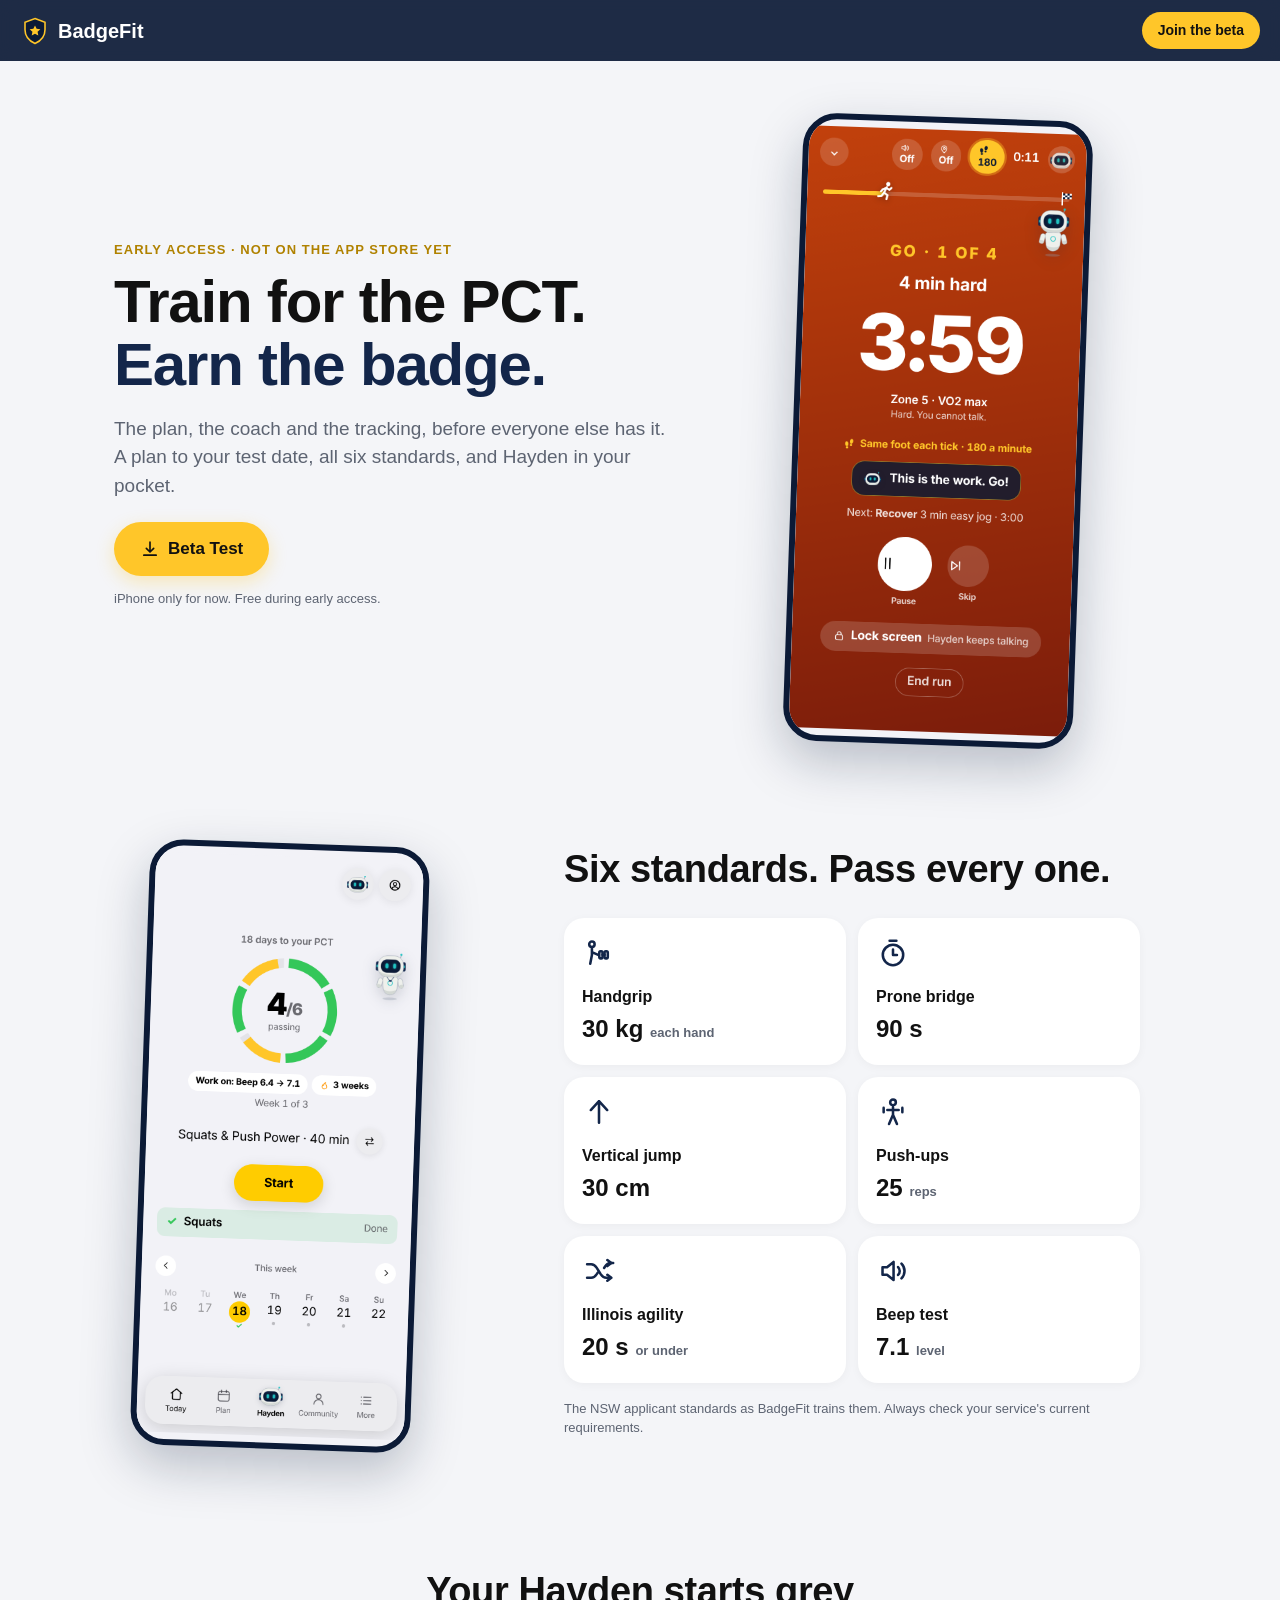
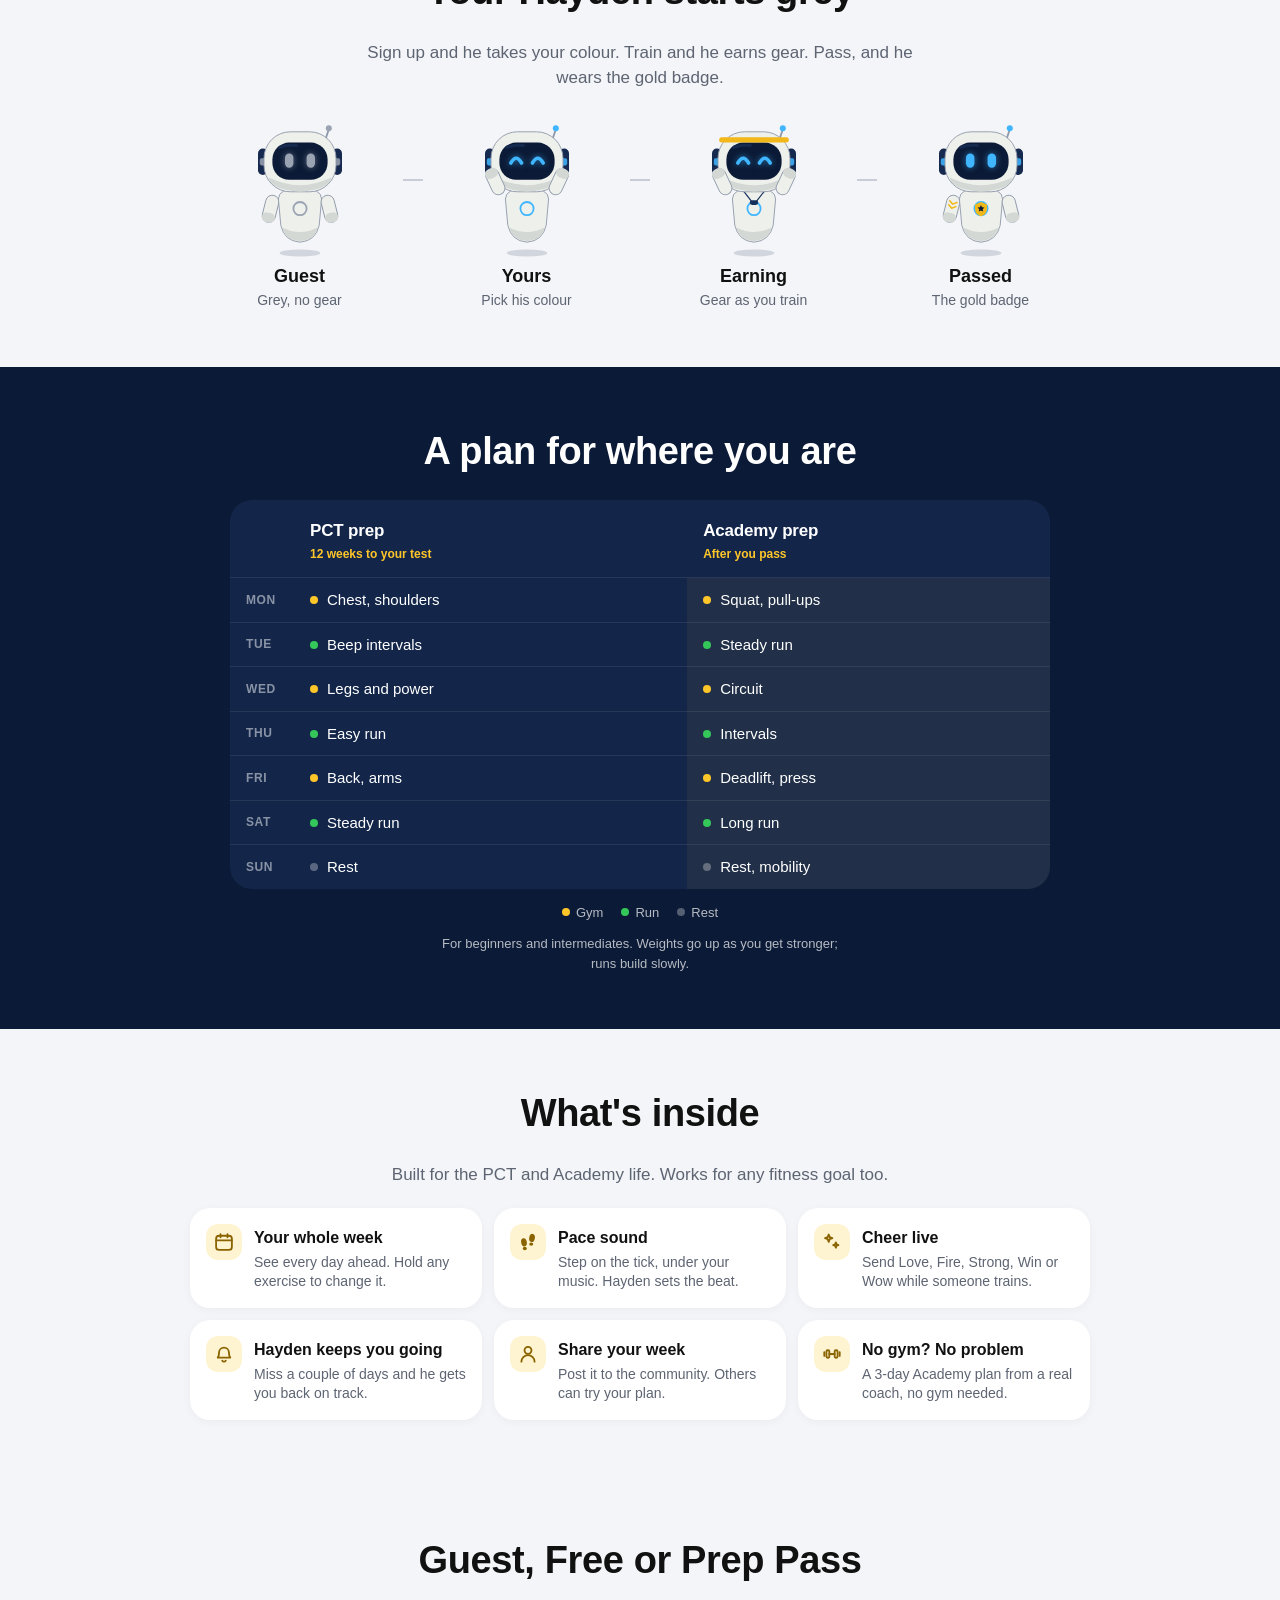
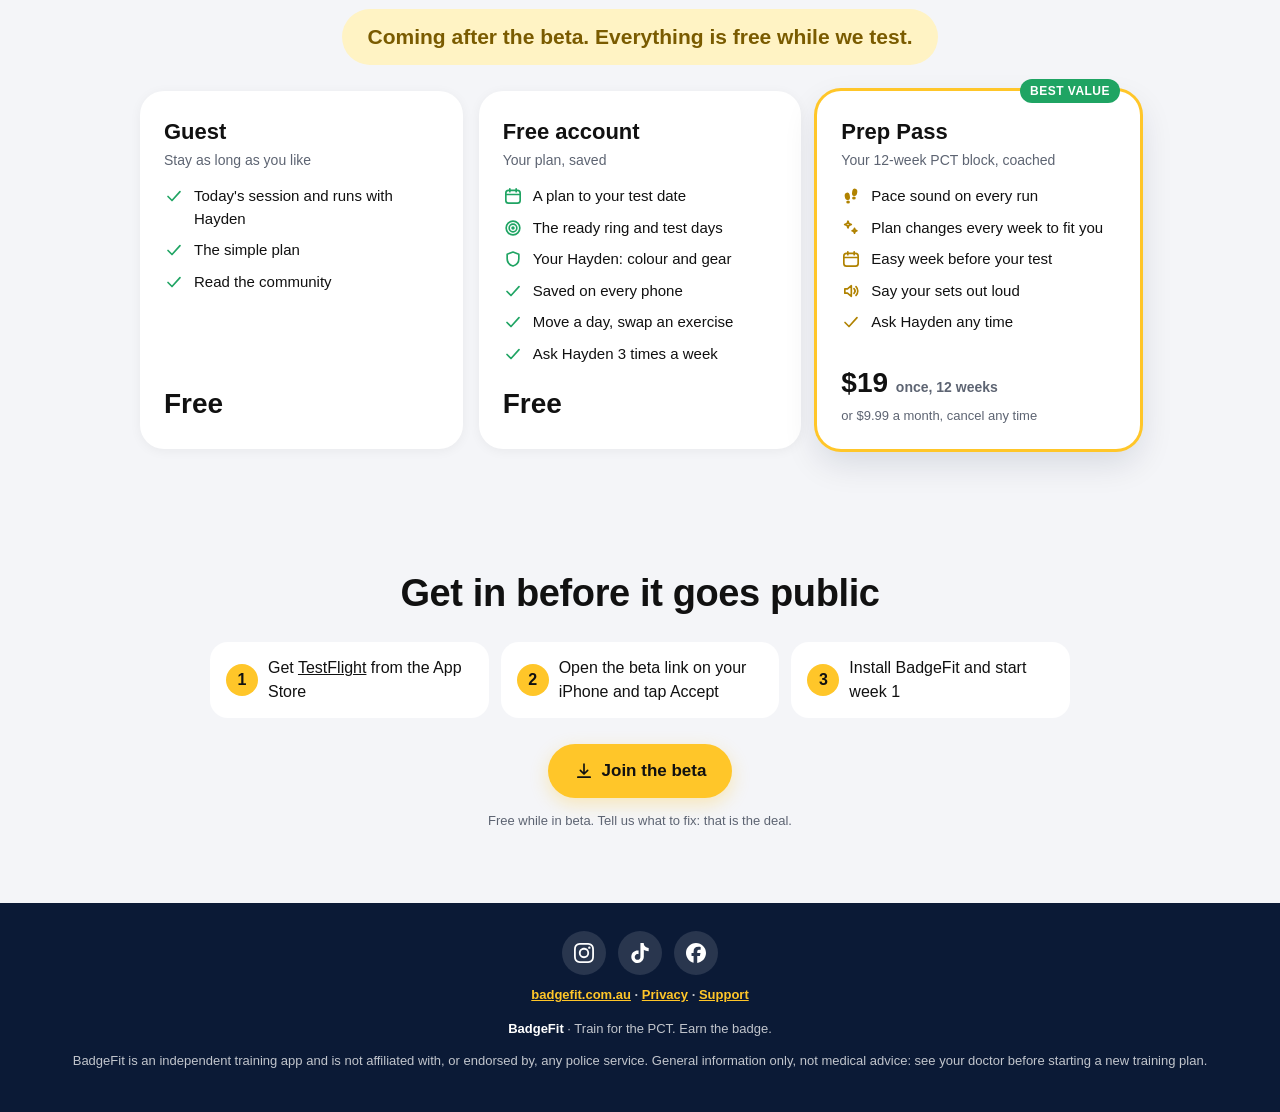
<file: badgefit-site/index.html>
<!doctype html>
<html lang="en-AU">
<head>
<meta charset="utf-8">
<meta name="viewport" content="width=device-width,initial-scale=1">
<title>BadgeFit: Train for the PCT</title>
<meta name="description" content="BadgeFit trains you for the police PCT: beep test, push-ups, prone bridge, handgrip, vertical jump and Illinois agility. A plan to your test date, Hayden your coach, and a community of applicants. Free iPhone beta.">
<meta property="og:title" content="BadgeFit: Train for the PCT. Earn the badge.">
<meta property="og:description" content="A plan to your test date, the six standards tracked, Hayden your coach. Join the free iPhone beta.">
<meta property="og:image" content="img/app-ring.png">
<meta name="theme-color" content="#0b1a36">
<link rel="icon" href="img/icon.svg" type="image/svg+xml">
<link rel="stylesheet" href="style.css">
</head>
<body>
<header class="nav">
  <a class="brand" href="#top"><svg class="logo" viewBox="0 0 48 48" aria-hidden="true"><path d="M24 4 40 10v12c0 10-7 18-16 22C15 40 8 32 8 22V10Z" fill="#0b1a36" stroke="#ffc629" stroke-width="2.5"/><path d="m24 15 2.6 5.5 6 .7-4.5 4.1 1.2 5.9L24 28.3l-5.3 2.9 1.2-5.9-4.5-4.1 6-.7Z" fill="#ffc629"/></svg>BadgeFit</a>
  <a class="btn small" href="https://testflight.apple.com/join/rkAF7YVy">Join the beta</a>
</header>
<main id="top">
<section class="hero">
  <div class="hero-text">
    <p class="eyebrow">Early access · Not on the App Store yet</p>
    <h1>Train for the PCT.<br><span>Earn the badge.</span></h1>
    <p class="lead">The plan, the coach and the tracking, before everyone else has it. A plan to your test date, all six standards, and Hayden in your pocket.</p>
    <div class="cta"><a class="btn" href="https://testflight.apple.com/join/rkAF7YVy"><svg class="bi" viewBox="0 0 24 24" aria-hidden="true"><path d="M12 3.8v11.4M7.6 11.2 12 15.6l4.4-4.4M4.6 19.4h14.8" /></svg>Beta Test</a></div>
    <p class="fine">iPhone only for now. Free during early access.</p>
  </div>
  <div class="phone tilt"><img src="img/app-pace.png" alt="BadgeFit mid-run: 4 minutes hard, the pace sound on at 180 steps a minute" width="390" height="844" loading="lazy" decoding="async"></div>
</section>
<section class="band" id="standards">
  <div class="pair">
    <div class="phone tilt"><img src="img/app-ring.png" alt="BadgeFit Home: the ready ring with four of six standards passing" width="390" height="844" loading="lazy" decoding="async"></div>
    <div class="pair-text">
      <h2>Six standards. Pass every one.</h2>
      <div class="grid six"><article><svg class="ico" viewBox="0 0 24 24" aria-hidden="true"><circle cx="7" cy="5.8" r="1.9" /><path d="M7 8.8v4.6l-1.2 6.2M7 11.4l4.4 1.9" /><rect x="12.2" y="10.8" width="2.3" height="5" rx=".9" /><rect x="15.9" y="10.8" width="2.3" height="5" rx=".9" /><path d="M14.5 13.3h1.4" /></svg><h3>Handgrip</h3><p class="mark">30 kg <small>each hand</small></p></article><article><svg class="ico" viewBox="0 0 24 24" aria-hidden="true"><circle cx="12" cy="13.4" r="7.2" /><path d="M12 9.6v3.8h2.8M9.6 3.4h4.8" /></svg><h3>Prone bridge</h3><p class="mark">90 s <small></small></p></article><article><svg class="ico" viewBox="0 0 24 24" aria-hidden="true"><path d="M12 19.6V4.4M6.2 10.6 12 4.4l5.8 6.2" /></svg><h3>Vertical jump</h3><p class="mark">30 cm <small></small></p></article><article><svg class="ico" viewBox="0 0 24 24" aria-hidden="true"><circle cx="12" cy="5.2" r="2" /><path d="M12 8.4v5.6M12 14 9.2 20.5M12 14l2.8 6.5M8 10.6h8M5.4 9.1v3M18.6 9.1v3" /></svg><h3>Push-ups</h3><p class="mark">25 <small>reps</small></p></article><article><svg class="ico" viewBox="0 0 24 24" aria-hidden="true"><path d="M3.6 7.2h2.9c1.6 0 2.8.9 3.8 2.4l3 4.8c1 1.5 2.2 2.4 3.8 2.4h2.9M3.6 16.8h2.9c1.6 0 2.8-.9 3.8-2.4l.7-1.1M15.6 9.9l.7-1.1c1-1.5 2.2-2.4 3.8-2.4h1.9" /><path d="m17.9 4.3 2.8 2.1-2.8 2.1M17.9 14.7l2.8 2.1-2.8 2.1" /></svg><h3>Illinois agility</h3><p class="mark">20 s <small>or under</small></p></article><article><svg class="ico" viewBox="0 0 24 24" aria-hidden="true"><path d="M4.6 9.4h3.2l4.6-3.8v12.8l-4.6-3.8H4.6Z" /><path d="M15.6 9.2a4 4 0 0 1 0 5.6M18 6.8a7.4 7.4 0 0 1 0 10.4" /></svg><h3>Beep test</h3><p class="mark">7.1 <small>level</small></p></article></div>
      <p class="note">The NSW applicant standards as BadgeFit trains them. Always check your service's current requirements.</p>
    </div>
  </div>
</section>
<section class="band hayden" id="hayden">
  <h2>Your Hayden starts grey</h2>
  <p class="sub">Sign up and he takes your colour. Train and he earns gear. Pass, and he wears the gold badge.</p>
  <ol class="journey"><li><span class="jb"><svg viewBox="0 0 200 250" xmlns="http://www.w3.org/2000/svg"><g class="hb-float">
    <ellipse cx="100" cy="240" rx="34" ry="6" fill="#8f99aa" opacity=".35"/>
    <g transform="translate(-4 0) rotate(14 60 146)"><g><rect x="49" y="144" width="22" height="46" rx="11" fill="#eef0ec" stroke="#8f99aa" stroke-width="1.5"/><rect x="49" y="174" width="22" height="16" rx="8" fill="#d3d8d4"/></g></g>
    <path d="M64 150 Q64 132 100 132 Q136 132 136 150 L132 194 Q126 220 100 222 Q74 220 68 194 Z" fill="#eef0ec" stroke="#8f99aa" stroke-width="1.5"/>
    <path d="M71 198 Q100 212 129 198 Q125 218 100 220 Q75 218 71 198 Z" fill="#d3d8d4"/>
    <circle cx="100" cy="166" r="11" fill="none" stroke="#9aa3b2" stroke-width="3"/>
    
    
    
    <g transform="translate(4 0) rotate(-14 140 146)"><g><rect x="129" y="144" width="22" height="46" rx="11" fill="#eef0ec" stroke="#8f99aa" stroke-width="1.5"/><rect x="129" y="174" width="22" height="16" rx="8" fill="#d3d8d4"/></g></g>
    <g transform="rotate(0 100 90)">
      <line x1="140" y1="58" x2="148" y2="34" stroke="#8f99aa" stroke-width="3" stroke-linecap="round"/>
      <circle cx="148" cy="32" r="5" fill="#9aa3b2"/>
      <rect x="30" y="66" width="16" height="44" rx="8" fill="#16294f"/><rect x="154" y="66" width="16" height="44" rx="8" fill="#16294f"/>
      <rect x="33" y="82" width="10" height="12" rx="3" fill="#9aa3b2" opacity=".85"/><rect x="157" y="82" width="10" height="12" rx="3" fill="#9aa3b2" opacity=".85"/>
      <rect x="40" y="38" width="120" height="100" rx="44" fill="#eef0ec" stroke="#8f99aa" stroke-width="1.5"/>
      <path d="M48 114 Q100 140 152 114 Q150 134 100 138 Q50 134 48 114 Z" fill="#d3d8d4"/>
      <rect x="54" y="56" width="92" height="62" rx="28" fill="#0b1a36"/>
      <path d="M66 64 Q80 59 94 61" fill="none" stroke="#16294f" stroke-width="5" stroke-linecap="round"/>
      <g class="hb-eyes" style="filter:drop-shadow(0 0 5px #9aa3b299)"><rect x="75" y="74" width="14" height="24" rx="7" fill="#9aa3b2"/><rect x="111" y="74" width="14" height="24" rx="7" fill="#9aa3b2"/></g>
      
      
      
      
    </g></g></svg></span><b>Guest</b><small>Grey, no gear</small></li><li><span class="jb"><svg viewBox="0 0 200 250" xmlns="http://www.w3.org/2000/svg"><g class="hb-float">
    <ellipse cx="100" cy="240" rx="34" ry="6" fill="#8f99aa" opacity=".35"/>
    
    <path d="M64 150 Q64 132 100 132 Q136 132 136 150 L132 194 Q126 220 100 222 Q74 220 68 194 Z" fill="#eef0ec" stroke="#8f99aa" stroke-width="1.5"/>
    <path d="M71 198 Q100 212 129 198 Q125 218 100 220 Q75 218 71 198 Z" fill="#d3d8d4"/>
    <circle cx="100" cy="166" r="11" fill="none" stroke="#3fb6ff" stroke-width="3"/>
    
    
    
    
    <g transform="rotate(0 100 90)">
      <line x1="140" y1="58" x2="148" y2="34" stroke="#8f99aa" stroke-width="3" stroke-linecap="round"/>
      <circle cx="148" cy="32" r="5" fill="#3fb6ff"/>
      <rect x="30" y="66" width="16" height="44" rx="8" fill="#16294f"/><rect x="154" y="66" width="16" height="44" rx="8" fill="#16294f"/>
      <rect x="33" y="82" width="10" height="12" rx="3" fill="#3fb6ff" opacity=".85"/><rect x="157" y="82" width="10" height="12" rx="3" fill="#3fb6ff" opacity=".85"/>
      <rect x="40" y="38" width="120" height="100" rx="44" fill="#eef0ec" stroke="#8f99aa" stroke-width="1.5"/>
      <path d="M48 114 Q100 140 152 114 Q150 134 100 138 Q50 134 48 114 Z" fill="#d3d8d4"/>
      <rect x="54" y="56" width="92" height="62" rx="28" fill="#0b1a36"/>
      <path d="M66 64 Q80 59 94 61" fill="none" stroke="#16294f" stroke-width="5" stroke-linecap="round"/>
      <g class="hb-eyes" style="filter:drop-shadow(0 0 5px #3fb6ff99)"><path d="M73 90 Q82 74 91 90" fill="none" stroke="#3fb6ff" stroke-width="6" stroke-linecap="round"/><path d="M109 90 Q118 74 127 90" fill="none" stroke="#3fb6ff" stroke-width="6" stroke-linecap="round"/></g>
      
      
      
      
    </g><g transform="translate(-4 -6) rotate(155 60 146)"><g><rect x="49" y="144" width="22" height="46" rx="11" fill="#eef0ec" stroke="#8f99aa" stroke-width="1.5"/><rect x="49" y="174" width="22" height="16" rx="8" fill="#d3d8d4"/></g></g><g transform="translate(4 -6) rotate(-155 140 146)"><g><rect x="129" y="144" width="22" height="46" rx="11" fill="#eef0ec" stroke="#8f99aa" stroke-width="1.5"/><rect x="129" y="174" width="22" height="16" rx="8" fill="#d3d8d4"/></g></g></g></svg></span><b>Yours</b><small>Pick his colour</small></li><li><span class="jb"><svg viewBox="0 0 200 250" xmlns="http://www.w3.org/2000/svg"><g class="hb-float">
    <ellipse cx="100" cy="240" rx="34" ry="6" fill="#8f99aa" opacity=".35"/>
    
    <path d="M64 150 Q64 132 100 132 Q136 132 136 150 L132 194 Q126 220 100 222 Q74 220 68 194 Z" fill="#eef0ec" stroke="#8f99aa" stroke-width="1.5"/>
    <path d="M71 198 Q100 212 129 198 Q125 218 100 220 Q75 218 71 198 Z" fill="#d3d8d4"/>
    <circle cx="100" cy="166" r="11" fill="none" stroke="#3fb6ff" stroke-width="3"/>
    
    <path d="M82 136 L96 154 M118 136 L104 154" stroke="#16305c" stroke-width="2"/><rect x="93" y="152" width="14" height="8" rx="4" fill="#16305c"/>
    
    
    <g transform="rotate(0 100 90)">
      <line x1="140" y1="58" x2="148" y2="34" stroke="#8f99aa" stroke-width="3" stroke-linecap="round"/>
      <circle cx="148" cy="32" r="5" fill="#3fb6ff"/>
      <rect x="30" y="66" width="16" height="44" rx="8" fill="#16294f"/><rect x="154" y="66" width="16" height="44" rx="8" fill="#16294f"/>
      <rect x="33" y="82" width="10" height="12" rx="3" fill="#3fb6ff" opacity=".85"/><rect x="157" y="82" width="10" height="12" rx="3" fill="#3fb6ff" opacity=".85"/>
      <rect x="40" y="38" width="120" height="100" rx="44" fill="#eef0ec" stroke="#8f99aa" stroke-width="1.5"/>
      <path d="M48 114 Q100 140 152 114 Q150 134 100 138 Q50 134 48 114 Z" fill="#d3d8d4"/>
      <rect x="54" y="56" width="92" height="62" rx="28" fill="#0b1a36"/>
      <path d="M66 64 Q80 59 94 61" fill="none" stroke="#16294f" stroke-width="5" stroke-linecap="round"/>
      <g class="hb-eyes" style="filter:drop-shadow(0 0 5px #3fb6ff99)"><path d="M73 90 Q82 74 91 90" fill="none" stroke="#3fb6ff" stroke-width="6" stroke-linecap="round"/><path d="M109 90 Q118 74 127 90" fill="none" stroke="#3fb6ff" stroke-width="6" stroke-linecap="round"/></g>
      
      
      <rect x="42" y="47" width="116" height="9" rx="4" fill="#f2b81a"/>
      
    </g><g transform="translate(-4 -6) rotate(155 60 146)"><g><rect x="49" y="144" width="22" height="46" rx="11" fill="#eef0ec" stroke="#8f99aa" stroke-width="1.5"/><rect x="49" y="174" width="22" height="16" rx="8" fill="#d3d8d4"/></g></g><g transform="translate(4 -6) rotate(-155 140 146)"><g><rect x="129" y="144" width="22" height="46" rx="11" fill="#eef0ec" stroke="#8f99aa" stroke-width="1.5"/><rect x="129" y="174" width="22" height="16" rx="8" fill="#d3d8d4"/></g></g></g></svg></span><b>Earning</b><small>Gear as you train</small></li><li><span class="jb"><svg viewBox="0 0 200 250" xmlns="http://www.w3.org/2000/svg"><g class="hb-float">
    <ellipse cx="100" cy="240" rx="34" ry="6" fill="#8f99aa" opacity=".35"/>
    <g transform="translate(-4 0) rotate(14 60 146)"><g><rect x="49" y="144" width="22" height="46" rx="11" fill="#eef0ec" stroke="#8f99aa" stroke-width="1.5"/><rect x="49" y="174" width="22" height="16" rx="8" fill="#d3d8d4"/><path d="M53 154 l7 5 7-5 M53 161 l7 5 7-5" fill="none" stroke="#f2b81a" stroke-width="2.5" stroke-linejoin="round"/></g></g>
    <path d="M64 150 Q64 132 100 132 Q136 132 136 150 L132 194 Q126 220 100 222 Q74 220 68 194 Z" fill="#eef0ec" stroke="#8f99aa" stroke-width="1.5"/>
    <path d="M71 198 Q100 212 129 198 Q125 218 100 220 Q75 218 71 198 Z" fill="#d3d8d4"/>
    <circle cx="100" cy="166" r="11" fill="none" stroke="#3fb6ff" stroke-width="3"/>
    <path d="M100 155 l10 4v7c0 7-4.5 11-10 13-5.5-2-10-6-10-13v-7z" fill="#f2b81a"/><path d="M100 160 l1.8 3.6 4 .5-2.9 2.8.7 4-3.6-1.9-3.6 1.9.7-4-2.9-2.8 4-.5z" fill="#0b1a36"/>
    
    
    <g transform="translate(4 0) rotate(-14 140 146)"><g><rect x="129" y="144" width="22" height="46" rx="11" fill="#eef0ec" stroke="#8f99aa" stroke-width="1.5"/><rect x="129" y="174" width="22" height="16" rx="8" fill="#d3d8d4"/></g></g>
    <g transform="rotate(0 100 90)">
      <line x1="140" y1="58" x2="148" y2="34" stroke="#8f99aa" stroke-width="3" stroke-linecap="round"/>
      <circle cx="148" cy="32" r="5" fill="#3fb6ff"/>
      <rect x="30" y="66" width="16" height="44" rx="8" fill="#16294f"/><rect x="154" y="66" width="16" height="44" rx="8" fill="#16294f"/>
      <rect x="33" y="82" width="10" height="12" rx="3" fill="#3fb6ff" opacity=".85"/><rect x="157" y="82" width="10" height="12" rx="3" fill="#3fb6ff" opacity=".85"/>
      <rect x="40" y="38" width="120" height="100" rx="44" fill="#eef0ec" stroke="#8f99aa" stroke-width="1.5"/>
      <path d="M48 114 Q100 140 152 114 Q150 134 100 138 Q50 134 48 114 Z" fill="#d3d8d4"/>
      <rect x="54" y="56" width="92" height="62" rx="28" fill="#0b1a36"/>
      <path d="M66 64 Q80 59 94 61" fill="none" stroke="#16294f" stroke-width="5" stroke-linecap="round"/>
      <g class="hb-eyes" style="filter:drop-shadow(0 0 5px #3fb6ff99)"><rect x="75" y="74" width="14" height="24" rx="7" fill="#3fb6ff"/><rect x="111" y="74" width="14" height="24" rx="7" fill="#3fb6ff"/></g>
      
      
      
      
    </g></g></svg></span><b>Passed</b><small>The gold badge</small></li></ol>
</section>
<section class="band dark" id="plans">
  <h2>A plan for where you are</h2>
  <table class="cmp"><thead><tr><th></th><th>PCT prep<small>12 weeks to your test</small></th><th>Academy prep<small>After you pass</small></th></tr></thead><tbody><tr><th>Mon</th><td><i class="dot g" aria-hidden="true"></i>Chest, shoulders</td><td><i class="dot g" aria-hidden="true"></i>Squat, pull‑ups</td></tr><tr><th>Tue</th><td><i class="dot r" aria-hidden="true"></i>Beep intervals</td><td><i class="dot r" aria-hidden="true"></i>Steady run</td></tr><tr><th>Wed</th><td><i class="dot g" aria-hidden="true"></i>Legs and power</td><td><i class="dot g" aria-hidden="true"></i>Circuit</td></tr><tr><th>Thu</th><td><i class="dot r" aria-hidden="true"></i>Easy run</td><td><i class="dot r" aria-hidden="true"></i>Intervals</td></tr><tr><th>Fri</th><td><i class="dot g" aria-hidden="true"></i>Back, arms</td><td><i class="dot g" aria-hidden="true"></i>Deadlift, press</td></tr><tr><th>Sat</th><td><i class="dot r" aria-hidden="true"></i>Steady run</td><td><i class="dot r" aria-hidden="true"></i>Long run</td></tr><tr><th>Sun</th><td><i class="dot x" aria-hidden="true"></i>Rest</td><td><i class="dot x" aria-hidden="true"></i>Rest, mobility</td></tr></tbody></table>
  <p class="legend"><span><i class="dot g"></i>Gym</span><span><i class="dot r"></i>Run</span><span><i class="dot x"></i>Rest</span></p>
  <p class="note light">For beginners and intermediates. Weights go up as you get stronger; runs build slowly.</p>
</section>
<section class="band" id="inside">
  <h2>What's inside</h2>
  <p class="sub">Built for the PCT and Academy life. Works for any fitness goal too.</p>
  <div class="inside"><article><svg class="ico" viewBox="0 0 24 24" aria-hidden="true"><rect x="3.4" y="5.2" width="17.2" height="15.4" rx="3.2" /><path d="M8.2 3.4v3.4M15.8 3.4v3.4M3.4 10.2h17.2" /></svg><div><h3>Your whole week</h3><p>See every day ahead. Hold any exercise to change it.</p></div></article><article><svg class="ico" viewBox="0 0 24 24" aria-hidden="true"><g fill="currentColor" stroke="none"><ellipse cx="7.6" cy="12.4" rx="3.1" ry="4.5" transform="rotate(-10 7.6 12.4)" /><ellipse cx="8.5" cy="19.1" rx="2.2" ry="1.8" /><ellipse cx="16.4" cy="7.6" rx="3.1" ry="4.5" transform="rotate(10 16.4 7.6)" /><ellipse cx="15.5" cy="14.3" rx="2.2" ry="1.8" /></g></svg><div><h3>Pace sound</h3><p>Step on the tick, under your music. Hayden sets the beat.</p></div></article><article><svg class="ico" viewBox="0 0 24 24" aria-hidden="true"><path d="m8.4 3.8 1.1 2.9 2.9 1.1-2.9 1.1-1.1 2.9-1.1-2.9L4.4 7.8l2.9-1.1Z" /><path d="m16.2 12.4.8 2.1 2.1.8-2.1.8-.8 2.1-.8-2.1-2.1-.8 2.1-.8Z" /></svg><div><h3>Cheer live</h3><p>Send Love, Fire, Strong, Win or Wow while someone trains.</p></div></article><article><svg class="ico" viewBox="0 0 24 24" aria-hidden="true"><path d="M6.6 10.4a5.4 5.4 0 0 1 10.8 0c0 4 1.4 5.6 1.4 5.6H5.2s1.4-1.6 1.4-5.6Z" /><path d="M10.1 19.2a2.1 2.1 0 0 0 3.8 0" /></svg><div><h3>Hayden keeps you going</h3><p>Miss a couple of days and he gets you back on track.</p></div></article><article><svg class="ico" viewBox="0 0 24 24" aria-hidden="true"><circle cx="12" cy="8" r="3.8" /><path d="M4.8 20.4a7.2 7.2 0 0 1 14.4 0" /></svg><div><h3>Share your week</h3><p>Post it to the community. Others can try your plan.</p></div></article><article><svg class="ico" viewBox="0 0 24 24" aria-hidden="true"><rect x="5.9" y="7.9" width="3.2" height="8.2" rx="1.3" /><rect x="14.9" y="7.9" width="3.2" height="8.2" rx="1.3" /><path d="M9.1 12h5.8M3.6 9.9v4.2M20.4 9.9v4.2" /></svg><div><h3>No gym? No problem</h3><p>A 3-day Academy plan from a real coach, no gym needed.</p></div></article></div>
</section>
<section class="band" id="pricing">
  <h2>Guest, Free or Prep Pass</h2>
  <p class="sub banner">Coming after the beta. Everything is free while we test.</p>
  <div class="tiers">
    <article class="tier-card">
      <h3>Guest</h3><p class="tc-sub">Stay as long as you like</p>
      <ul class="tc-list"><li><svg class="tc-i" viewBox="0 0 24 24" aria-hidden="true"><path d="m4.8 12.6 4.8 4.8L19.2 6.8" /></svg>Today's session and runs with Hayden</li><li><svg class="tc-i" viewBox="0 0 24 24" aria-hidden="true"><path d="m4.8 12.6 4.8 4.8L19.2 6.8" /></svg>The simple plan</li><li><svg class="tc-i" viewBox="0 0 24 24" aria-hidden="true"><path d="m4.8 12.6 4.8 4.8L19.2 6.8" /></svg>Read the community</li></ul>
      <p class="tc-price">Free</p>
    </article>
    <article class="tier-card">
      <h3>Free account</h3><p class="tc-sub">Your plan, saved</p>
      <ul class="tc-list"><li><svg class="tc-i" viewBox="0 0 24 24" aria-hidden="true"><rect x="3.4" y="5.2" width="17.2" height="15.4" rx="3.2" /><path d="M8.2 3.4v3.4M15.8 3.4v3.4M3.4 10.2h17.2" /></svg>A plan to your test date</li><li><svg class="tc-i" viewBox="0 0 24 24" aria-hidden="true"><circle cx="12" cy="12" r="8.2" /><circle cx="12" cy="12" r="4.6" /><circle cx="12" cy="12" r="1.1" /></svg>The ready ring and test days</li><li><svg class="tc-i" viewBox="0 0 24 24" aria-hidden="true"><path d="M12 3.6 5 6.2v5.5c0 4 2.9 7.5 7 8.7 4.1-1.2 7-4.7 7-8.7V6.2Z" /></svg>Your Hayden: colour and gear</li><li><svg class="tc-i" viewBox="0 0 24 24" aria-hidden="true"><path d="m4.8 12.6 4.8 4.8L19.2 6.8" /></svg>Saved on every phone</li><li><svg class="tc-i" viewBox="0 0 24 24" aria-hidden="true"><path d="m4.8 12.6 4.8 4.8L19.2 6.8" /></svg>Move a day, swap an exercise</li><li><svg class="tc-i" viewBox="0 0 24 24" aria-hidden="true"><path d="m4.8 12.6 4.8 4.8L19.2 6.8" /></svg>Ask Hayden 3 times a week</li></ul>
      <p class="tc-price">Free</p>
    </article>
    <article class="tier-card best">
      <span class="tc-tag">Best value</span>
      <h3>Prep Pass</h3><p class="tc-sub">Your 12-week PCT block, coached</p>
      <ul class="tc-list"><li><svg class="tc-i" viewBox="0 0 24 24" aria-hidden="true"><g fill="currentColor" stroke="none"><ellipse cx="7.6" cy="12.4" rx="3.1" ry="4.5" transform="rotate(-10 7.6 12.4)" /><ellipse cx="8.5" cy="19.1" rx="2.2" ry="1.8" /><ellipse cx="16.4" cy="7.6" rx="3.1" ry="4.5" transform="rotate(10 16.4 7.6)" /><ellipse cx="15.5" cy="14.3" rx="2.2" ry="1.8" /></g></svg>Pace sound on every run</li><li><svg class="tc-i" viewBox="0 0 24 24" aria-hidden="true"><path d="m8.4 3.8 1.1 2.9 2.9 1.1-2.9 1.1-1.1 2.9-1.1-2.9L4.4 7.8l2.9-1.1Z" /><path d="m16.2 12.4.8 2.1 2.1.8-2.1.8-.8 2.1-.8-2.1-2.1-.8 2.1-.8Z" /></svg>Plan changes every week to fit you</li><li><svg class="tc-i" viewBox="0 0 24 24" aria-hidden="true"><rect x="3.4" y="5.2" width="17.2" height="15.4" rx="3.2" /><path d="M8.2 3.4v3.4M15.8 3.4v3.4M3.4 10.2h17.2" /></svg>Easy week before your test</li><li><svg class="tc-i" viewBox="0 0 24 24" aria-hidden="true"><path d="M4.6 9.4h3.2l4.6-3.8v12.8l-4.6-3.8H4.6Z" /><path d="M15.6 9.2a4 4 0 0 1 0 5.6M18 6.8a7.4 7.4 0 0 1 0 10.4" /></svg>Say your sets out loud</li><li><svg class="tc-i" viewBox="0 0 24 24" aria-hidden="true"><path d="m4.8 12.6 4.8 4.8L19.2 6.8" /></svg>Ask Hayden any time</li></ul>
      <p class="tc-price">$19 <small>once, 12 weeks</small></p>
      <p class="tc-alt">or $9.99 a month, cancel any time</p>
    </article>
  </div>
</section>
<section class="beta" id="join">
  <h2>Get in before it goes public</h2>
  <ol class="steps">
    <li><b>1</b><span>Get <a href="https://apps.apple.com/app/testflight/id899247664">TestFlight</a> from the App Store</span></li>
    <li><b>2</b><span>Open the beta link on your iPhone and tap Accept</span></li>
    <li><b>3</b><span>Install BadgeFit and start week 1</span></li>
  </ol>
  <a class="btn" href="https://testflight.apple.com/join/rkAF7YVy"><svg class="bi" viewBox="0 0 24 24" aria-hidden="true"><path d="M12 3.8v11.4M7.6 11.2 12 15.6l4.4-4.4M4.6 19.4h14.8" /></svg>Join the beta</a>
  <p class="fine">Free while in beta. Tell us what to fix: that is the deal.</p>
</section>
</main>
<footer>
  <div class="socials"><a class="soc" href="https://www.instagram.com/badgefit.au" aria-label="Instagram" title="Instagram"><svg class="soc-i" viewBox="0 0 24 24" aria-hidden="true" focusable="false"><path d="M7.0301.084c-1.2768.0602-2.1487.264-2.911.5634-.7888.3075-1.4575.72-2.1228 1.3877-.6652.6677-1.075 1.3368-1.3802 2.127-.2954.7638-.4956 1.6365-.552 2.914-.0564 1.2775-.0689 1.6882-.0626 4.947.0062 3.2586.0206 3.6671.0825 4.9473.061 1.2765.264 2.1482.5635 2.9107.308.7889.72 1.4573 1.388 2.1228.6679.6655 1.3365 1.0743 2.1285 1.38.7632.295 1.6361.4961 2.9134.552 1.2773.056 1.6884.069 4.9462.0627 3.2578-.0062 3.668-.0207 4.9478-.0814 1.28-.0607 2.147-.2652 2.9098-.5633.7889-.3086 1.4578-.72 2.1228-1.3881.665-.6682 1.0745-1.3378 1.3795-2.1284.2957-.7632.4966-1.636.552-2.9124.056-1.2809.0692-1.6898.063-4.948-.0063-3.2583-.021-3.6668-.0817-4.9465-.0607-1.2797-.264-2.1487-.5633-2.9117-.3084-.7889-.72-1.4568-1.3876-2.1228C21.2982 1.33 20.628.9208 19.8378.6165 19.074.321 18.2017.1197 16.9244.0645 15.6471.0093 15.236-.005 11.977.0014 8.718.0076 8.31.0215 7.0301.0839m.1402 21.6932c-1.17-.0509-1.8053-.2453-2.2287-.408-.5606-.216-.96-.4771-1.3819-.895-.422-.4178-.6811-.8186-.9-1.378-.1644-.4234-.3624-1.058-.4171-2.228-.0595-1.2645-.072-1.6442-.079-4.848-.007-3.2037.0053-3.583.0607-4.848.05-1.169.2456-1.805.408-2.2282.216-.5613.4762-.96.895-1.3816.4188-.4217.8184-.6814 1.3783-.9003.423-.1651 1.0575-.3614 2.227-.4171 1.2655-.06 1.6447-.072 4.848-.079 3.2033-.007 3.5835.005 4.8495.0608 1.169.0508 1.8053.2445 2.228.408.5608.216.96.4754 1.3816.895.4217.4194.6816.8176.9005 1.3787.1653.4217.3617 1.056.4169 2.2263.0602 1.2655.0739 1.645.0796 4.848.0058 3.203-.0055 3.5834-.061 4.848-.051 1.17-.245 1.8055-.408 2.2294-.216.5604-.4763.96-.8954 1.3814-.419.4215-.8181.6811-1.3783.9-.4224.1649-1.0577.3617-2.2262.4174-1.2656.0595-1.6448.072-4.8493.079-3.2045.007-3.5825-.006-4.848-.0608M16.953 5.5864A1.44 1.44 0 1 0 18.39 4.144a1.44 1.44 0 0 0-1.437 1.4424M5.8385 12.012c.0067 3.4032 2.7706 6.1557 6.173 6.1493 3.4026-.0065 6.157-2.7701 6.1506-6.1733-.0065-3.4032-2.771-6.1565-6.174-6.1498-3.403.0067-6.156 2.771-6.1496 6.1738M8 12.0077a4 4 0 1 1 4.008 3.9921A3.9996 3.9996 0 0 1 8 12.0077"/></svg></a><a class="soc" href="https://www.tiktok.com/@badgefitau" aria-label="TikTok" title="TikTok"><svg class="soc-i" viewBox="0 0 24 24" aria-hidden="true" focusable="false"><path d="M12.525.02c1.31-.02 2.61-.01 3.91-.02.08 1.53.63 3.09 1.75 4.17 1.12 1.11 2.7 1.62 4.24 1.79v4.03c-1.44-.05-2.89-.35-4.2-.97-.57-.26-1.1-.59-1.62-.93-.01 2.92.01 5.84-.02 8.75-.08 1.4-.54 2.79-1.35 3.94-1.31 1.92-3.58 3.17-5.91 3.21-1.43.08-2.86-.31-4.08-1.03-2.02-1.19-3.44-3.37-3.65-5.71-.02-.5-.03-1-.01-1.49.18-1.9 1.12-3.72 2.58-4.96 1.66-1.44 3.98-2.13 6.15-1.72.02 1.48-.04 2.96-.04 4.44-.99-.32-2.15-.23-3.02.37-.63.41-1.11 1.04-1.36 1.75-.21.51-.15 1.07-.14 1.61.24 1.64 1.82 3.02 3.5 2.87 1.12-.01 2.19-.66 2.77-1.61.19-.33.4-.67.41-1.06.1-1.79.06-3.57.07-5.36.01-4.03-.01-8.05.02-12.07z"/></svg></a><a class="soc" href="https://www.facebook.com/profile.php?id=61596880432285" aria-label="Facebook" title="Facebook"><svg class="soc-i" viewBox="0 0 24 24" aria-hidden="true" focusable="false"><path d="M9.101 23.691v-7.98H6.627v-3.667h2.474v-1.58c0-4.085 1.848-5.978 5.858-5.978.401 0 .955.042 1.468.103a8.68 8.68 0 0 1 1.141.195v3.325a8.623 8.623 0 0 0-.653-.036 26.805 26.805 0 0 0-.733-.009c-.707 0-1.259.096-1.675.309a1.686 1.686 0 0 0-.679.622c-.258.42-.374.995-.374 1.752v1.297h3.919l-.386 2.103-.287 1.564h-3.246v8.245C19.396 23.238 24 18.179 24 12.044c0-6.627-5.373-12-12-12s-12 5.373-12 12c0 5.628 3.874 10.35 9.101 11.647Z"/></svg></a></div><p class="sitelink"><a href="https://badgefit.com.au">badgefit.com.au</a> · <a href="privacy.html">Privacy</a> · <a href="support.html">Support</a></p>
  <p><b>BadgeFit</b> · Train for the PCT. Earn the badge.</p>
  <p>BadgeFit is an independent training app and is not affiliated with, or endorsed by, any police service. General information only, not medical advice: see your doctor before starting a new training plan.</p>
</footer>
</body>
</html>
</file>
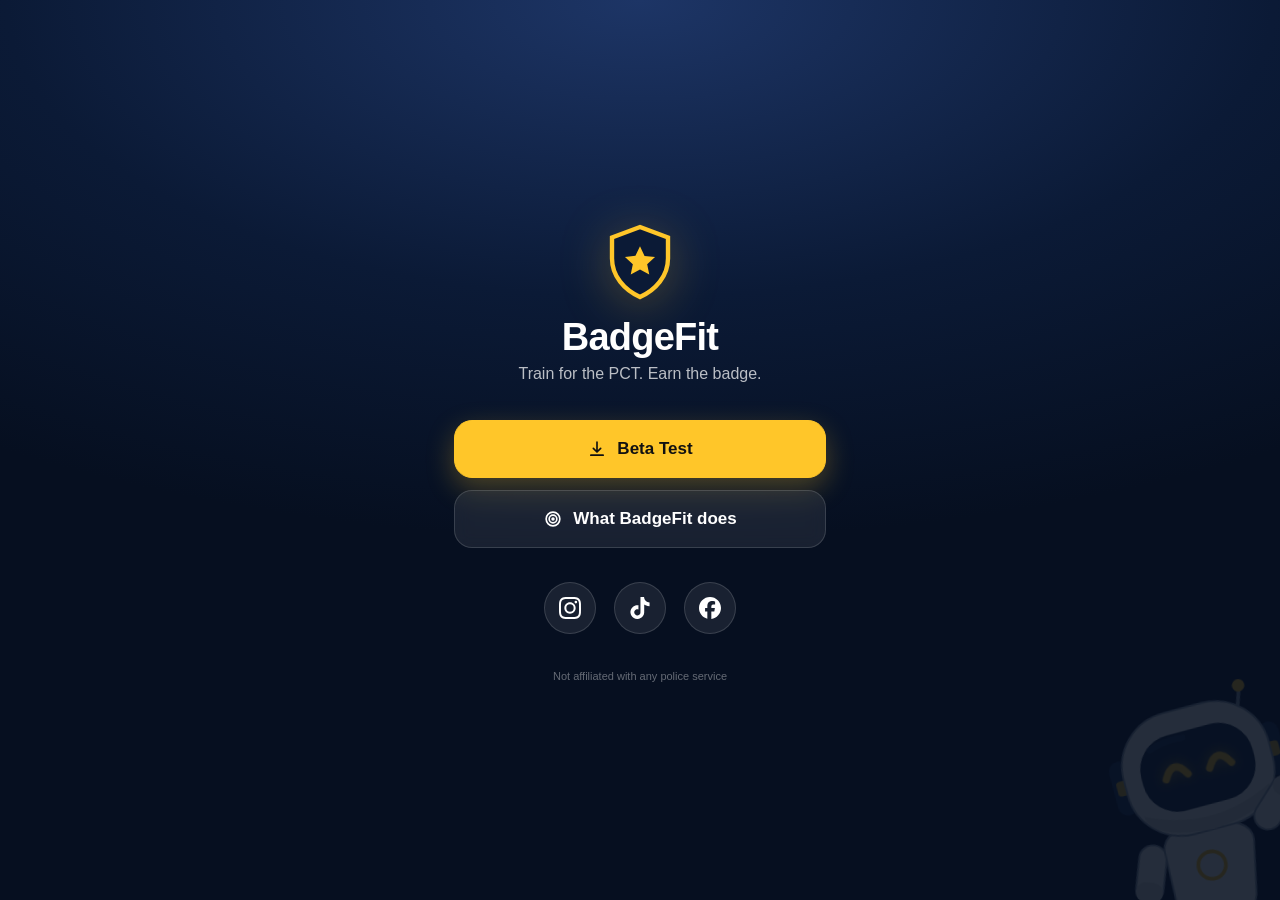
<file: badgefit-site/links.html>
<!doctype html>
<html lang="en-AU">
<head>
<meta charset="utf-8">
<meta name="viewport" content="width=device-width,initial-scale=1,viewport-fit=cover">
<title>BadgeFit</title>
<meta name="description" content="BadgeFit: train for the police PCT. Join the free iPhone beta.">
<meta name="theme-color" content="#0b1a36">
<link rel="icon" href="img/icon.svg" type="image/svg+xml">
<link rel="stylesheet" href="style.css">
</head>
<body class="lp">
<div class="lp-hb" aria-hidden="true"><svg viewBox="0 0 200 250" xmlns="http://www.w3.org/2000/svg"><g class="hb-float">
    <ellipse cx="100" cy="240" rx="34" ry="6" fill="#8f99aa" opacity=".35"/>
    <g transform="translate(-4 0) rotate(14 60 146)"><g><rect x="49" y="144" width="22" height="46" rx="11" fill="#eef0ec" stroke="#8f99aa" stroke-width="1.5"/><rect x="49" y="174" width="22" height="16" rx="8" fill="#d3d8d4"/></g></g>
    <path d="M64 150 Q64 132 100 132 Q136 132 136 150 L132 194 Q126 220 100 222 Q74 220 68 194 Z" fill="#eef0ec" stroke="#8f99aa" stroke-width="1.5"/>
    <path d="M71 198 Q100 212 129 198 Q125 218 100 220 Q75 218 71 198 Z" fill="#d3d8d4"/>
    <circle cx="100" cy="166" r="11" fill="none" stroke="#f2b81a" stroke-width="3"/>
    
    
    
    
    <g transform="rotate(-7 100 90)">
      <line x1="140" y1="58" x2="148" y2="34" stroke="#8f99aa" stroke-width="3" stroke-linecap="round"/>
      <circle cx="148" cy="32" r="5" fill="#f2b81a"/>
      <rect x="30" y="66" width="16" height="44" rx="8" fill="#16294f"/><rect x="154" y="66" width="16" height="44" rx="8" fill="#16294f"/>
      <rect x="33" y="82" width="10" height="12" rx="3" fill="#f2b81a" opacity=".85"/><rect x="157" y="82" width="10" height="12" rx="3" fill="#f2b81a" opacity=".85"/>
      <rect x="40" y="38" width="120" height="100" rx="44" fill="#eef0ec" stroke="#8f99aa" stroke-width="1.5"/>
      <path d="M48 114 Q100 140 152 114 Q150 134 100 138 Q50 134 48 114 Z" fill="#d3d8d4"/>
      <rect x="54" y="56" width="92" height="62" rx="28" fill="#0b1a36"/>
      <path d="M66 64 Q80 59 94 61" fill="none" stroke="#16294f" stroke-width="5" stroke-linecap="round"/>
      <g class="hb-eyes" style="filter:drop-shadow(0 0 5px #f2b81a99)"><path d="M73 90 Q82 74 91 90" fill="none" stroke="#f2b81a" stroke-width="6" stroke-linecap="round"/><path d="M109 90 Q118 74 127 90" fill="none" stroke="#f2b81a" stroke-width="6" stroke-linecap="round"/></g>
      
      
      
      
    </g><g transform="translate(4 -6) rotate(-140 140 146)"><g class="hb-wave"><rect x="129" y="144" width="22" height="46" rx="11" fill="#eef0ec" stroke="#8f99aa" stroke-width="1.5"/><rect x="129" y="174" width="22" height="16" rx="8" fill="#d3d8d4"/></g></g></g></svg></div>
<main class="lp-main">
  <header class="lp-hero">
    <svg class="lp-logo" viewBox="0 0 48 48" aria-hidden="true"><path d="M24 4 40 10v12c0 10-7 18-16 22C15 40 8 32 8 22V10Z" fill="#0b1a36" stroke="#ffc629" stroke-width="2.5"/><path d="m24 15 2.6 5.5 6 .7-4.5 4.1 1.2 5.9L24 28.3l-5.3 2.9 1.2-5.9-4.5-4.1 6-.7Z" fill="#ffc629"/></svg>
    <h1>BadgeFit</h1>
    <p>Train for the PCT. Earn the badge.</p>
  </header>
  <nav class="lp-btns">
    <a class="lp-btn gold" href="https://testflight.apple.com/join/rkAF7YVy"><svg class="bi" viewBox="0 0 24 24" aria-hidden="true"><path d="M12 3.8v11.4M7.6 11.2 12 15.6l4.4-4.4M4.6 19.4h14.8" /></svg>Beta Test</a>
    <a class="lp-btn" href="./"><svg class="bi" viewBox="0 0 24 24" aria-hidden="true"><circle cx="12" cy="12" r="8.2" /><circle cx="12" cy="12" r="4.6" /><circle cx="12" cy="12" r="1.1" /></svg>What BadgeFit does</a>
  </nav>
  <div class="lp-soc">
    <a href="https://www.instagram.com/badgefit.au" aria-label="Instagram"><svg class="soc-i" viewBox="0 0 24 24" aria-hidden="true" focusable="false"><path d="M7.0301.084c-1.2768.0602-2.1487.264-2.911.5634-.7888.3075-1.4575.72-2.1228 1.3877-.6652.6677-1.075 1.3368-1.3802 2.127-.2954.7638-.4956 1.6365-.552 2.914-.0564 1.2775-.0689 1.6882-.0626 4.947.0062 3.2586.0206 3.6671.0825 4.9473.061 1.2765.264 2.1482.5635 2.9107.308.7889.72 1.4573 1.388 2.1228.6679.6655 1.3365 1.0743 2.1285 1.38.7632.295 1.6361.4961 2.9134.552 1.2773.056 1.6884.069 4.9462.0627 3.2578-.0062 3.668-.0207 4.9478-.0814 1.28-.0607 2.147-.2652 2.9098-.5633.7889-.3086 1.4578-.72 2.1228-1.3881.665-.6682 1.0745-1.3378 1.3795-2.1284.2957-.7632.4966-1.636.552-2.9124.056-1.2809.0692-1.6898.063-4.948-.0063-3.2583-.021-3.6668-.0817-4.9465-.0607-1.2797-.264-2.1487-.5633-2.9117-.3084-.7889-.72-1.4568-1.3876-2.1228C21.2982 1.33 20.628.9208 19.8378.6165 19.074.321 18.2017.1197 16.9244.0645 15.6471.0093 15.236-.005 11.977.0014 8.718.0076 8.31.0215 7.0301.0839m.1402 21.6932c-1.17-.0509-1.8053-.2453-2.2287-.408-.5606-.216-.96-.4771-1.3819-.895-.422-.4178-.6811-.8186-.9-1.378-.1644-.4234-.3624-1.058-.4171-2.228-.0595-1.2645-.072-1.6442-.079-4.848-.007-3.2037.0053-3.583.0607-4.848.05-1.169.2456-1.805.408-2.2282.216-.5613.4762-.96.895-1.3816.4188-.4217.8184-.6814 1.3783-.9003.423-.1651 1.0575-.3614 2.227-.4171 1.2655-.06 1.6447-.072 4.848-.079 3.2033-.007 3.5835.005 4.8495.0608 1.169.0508 1.8053.2445 2.228.408.5608.216.96.4754 1.3816.895.4217.4194.6816.8176.9005 1.3787.1653.4217.3617 1.056.4169 2.2263.0602 1.2655.0739 1.645.0796 4.848.0058 3.203-.0055 3.5834-.061 4.848-.051 1.17-.245 1.8055-.408 2.2294-.216.5604-.4763.96-.8954 1.3814-.419.4215-.8181.6811-1.3783.9-.4224.1649-1.0577.3617-2.2262.4174-1.2656.0595-1.6448.072-4.8493.079-3.2045.007-3.5825-.006-4.848-.0608M16.953 5.5864A1.44 1.44 0 1 0 18.39 4.144a1.44 1.44 0 0 0-1.437 1.4424M5.8385 12.012c.0067 3.4032 2.7706 6.1557 6.173 6.1493 3.4026-.0065 6.157-2.7701 6.1506-6.1733-.0065-3.4032-2.771-6.1565-6.174-6.1498-3.403.0067-6.156 2.771-6.1496 6.1738M8 12.0077a4 4 0 1 1 4.008 3.9921A3.9996 3.9996 0 0 1 8 12.0077"/></svg></a>
    <a href="https://www.tiktok.com/@badgefitau" aria-label="TikTok"><svg class="soc-i" viewBox="0 0 24 24" aria-hidden="true" focusable="false"><path d="M12.525.02c1.31-.02 2.61-.01 3.91-.02.08 1.53.63 3.09 1.75 4.17 1.12 1.11 2.7 1.62 4.24 1.79v4.03c-1.44-.05-2.89-.35-4.2-.97-.57-.26-1.1-.59-1.62-.93-.01 2.92.01 5.84-.02 8.75-.08 1.4-.54 2.79-1.35 3.94-1.31 1.92-3.58 3.17-5.91 3.21-1.43.08-2.86-.31-4.08-1.03-2.02-1.19-3.44-3.37-3.65-5.71-.02-.5-.03-1-.01-1.49.18-1.9 1.12-3.72 2.58-4.96 1.66-1.44 3.98-2.13 6.15-1.72.02 1.48-.04 2.96-.04 4.44-.99-.32-2.15-.23-3.02.37-.63.41-1.11 1.04-1.36 1.75-.21.51-.15 1.07-.14 1.61.24 1.64 1.82 3.02 3.5 2.87 1.12-.01 2.19-.66 2.77-1.61.19-.33.4-.67.41-1.06.1-1.79.06-3.57.07-5.36.01-4.03-.01-8.05.02-12.07z"/></svg></a>
    <a href="https://www.facebook.com/profile.php?id=61596880432285" aria-label="Facebook"><svg class="soc-i" viewBox="0 0 24 24" aria-hidden="true" focusable="false"><path d="M9.101 23.691v-7.98H6.627v-3.667h2.474v-1.58c0-4.085 1.848-5.978 5.858-5.978.401 0 .955.042 1.468.103a8.68 8.68 0 0 1 1.141.195v3.325a8.623 8.623 0 0 0-.653-.036 26.805 26.805 0 0 0-.733-.009c-.707 0-1.259.096-1.675.309a1.686 1.686 0 0 0-.679.622c-.258.42-.374.995-.374 1.752v1.297h3.919l-.386 2.103-.287 1.564h-3.246v8.245C19.396 23.238 24 18.179 24 12.044c0-6.627-5.373-12-12-12s-12 5.373-12 12c0 5.628 3.874 10.35 9.101 11.647Z"/></svg></a>
  </div>
  <p class="lp-fine">Not affiliated with any police service</p>
</main>
</body>
</html>
</file>
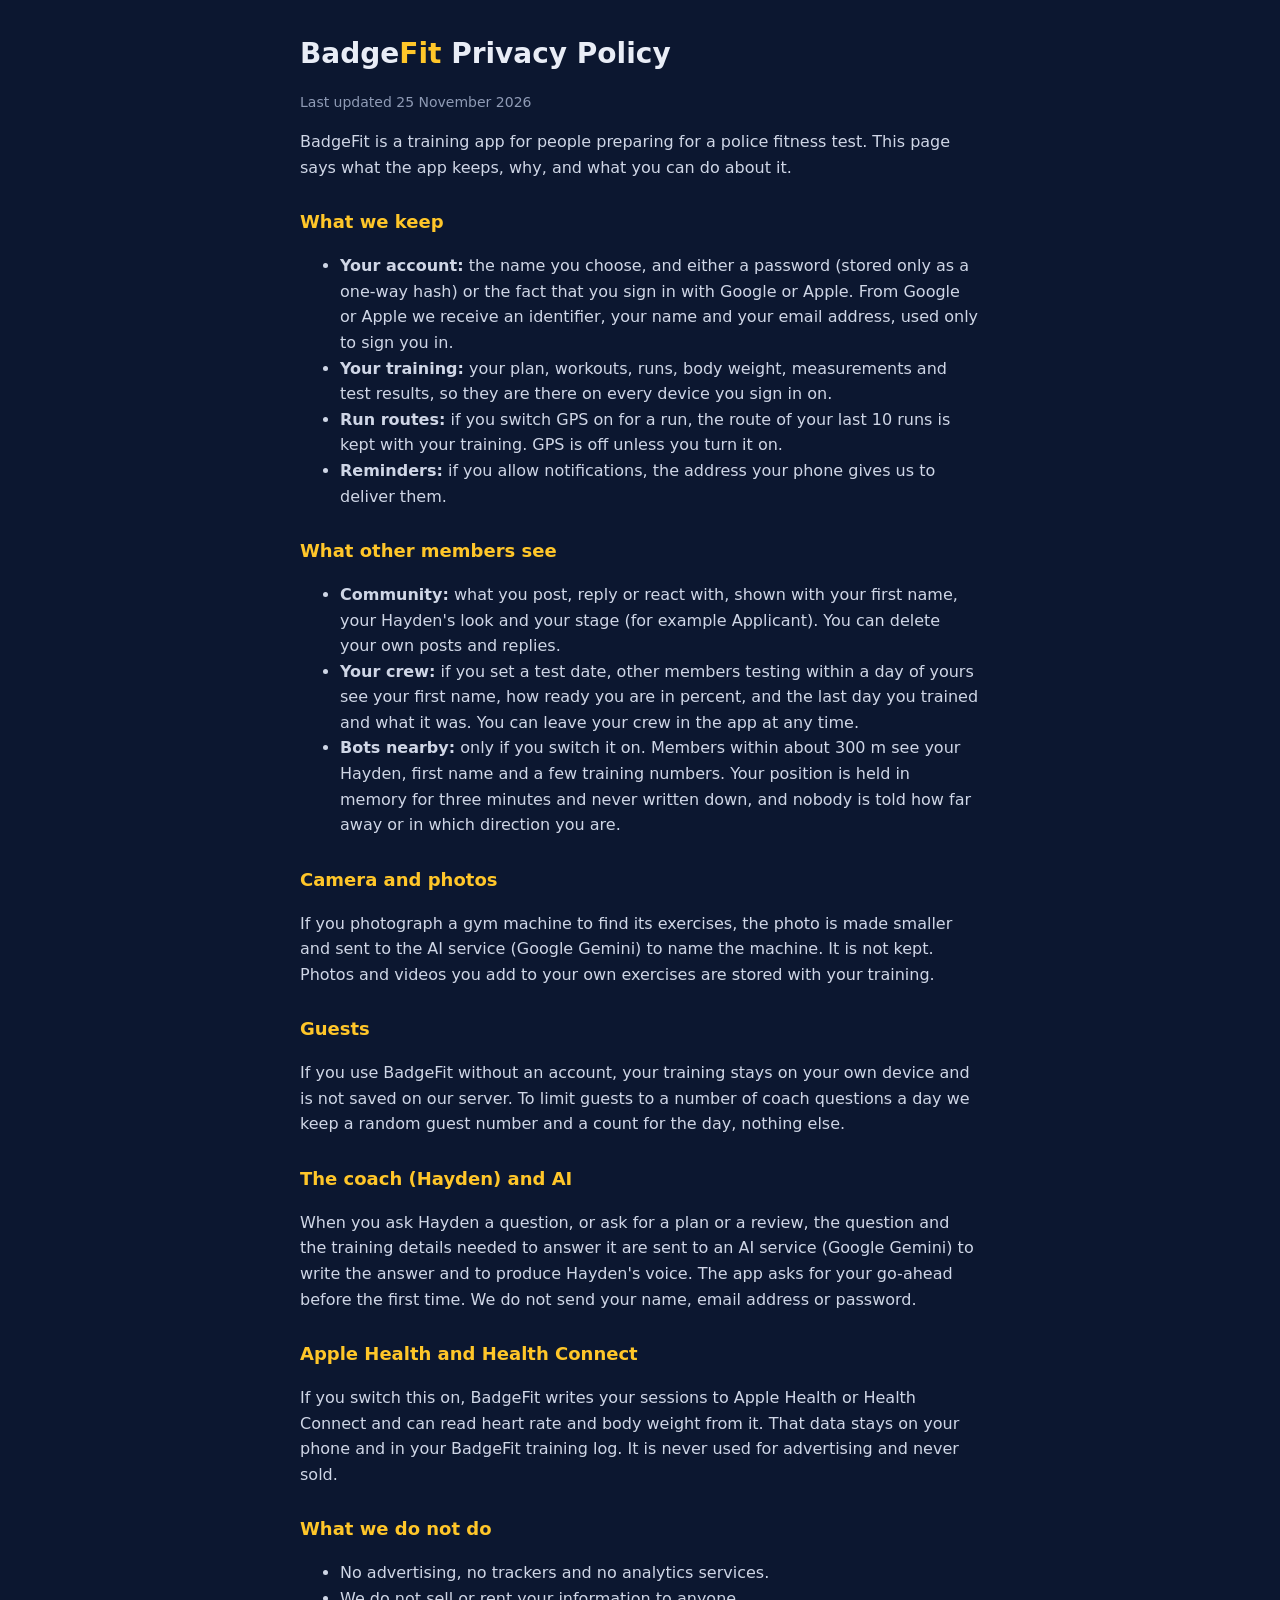
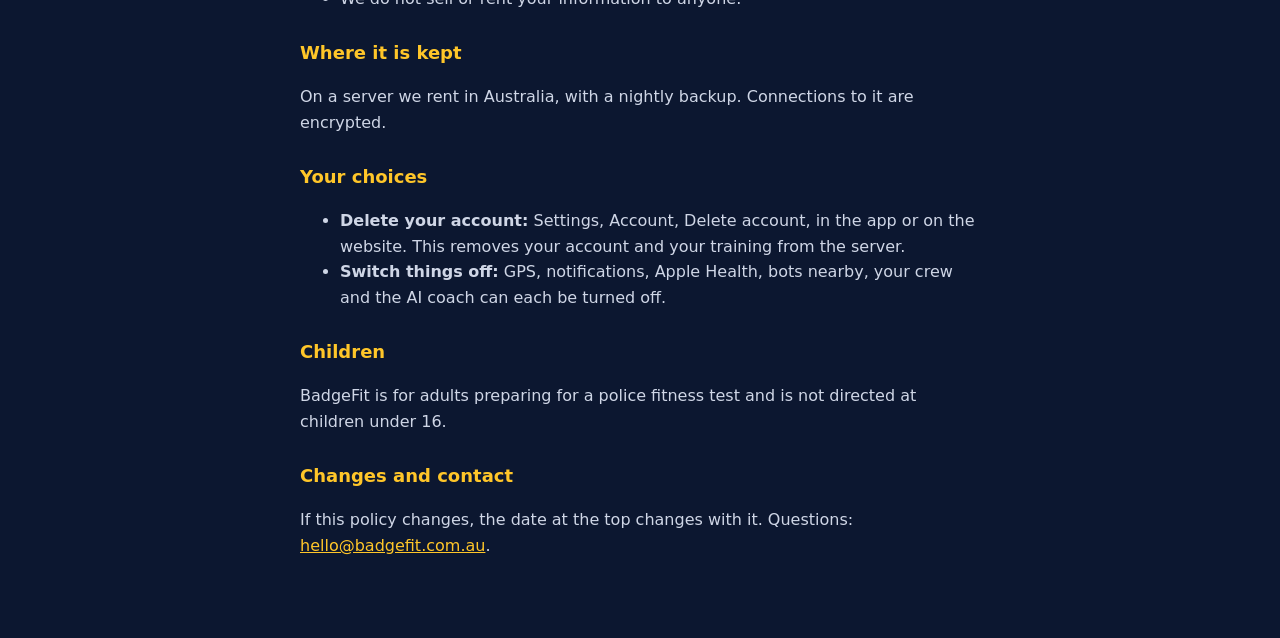
<file: badgefit-site/privacy.html>
<!doctype html>
<html lang="en">
<head>
<meta charset="utf-8">
<meta name="viewport" content="width=device-width, initial-scale=1">
<title>BadgeFit Privacy Policy</title>
<style>
  :root { color-scheme: dark; }
  body { margin: 0; background: #0c1730; color: #e9edf6; font: 16px/1.6 -apple-system, system-ui, "Segoe UI", Roboto, sans-serif; }
  main { max-width: 680px; margin: 0 auto; padding: 32px 20px 64px; }
  h1 { font-size: 28px; margin: 0 0 4px; } h1 span { color: #ffc629; }
  h2 { font-size: 18px; margin: 28px 0 6px; color: #ffc629; }
  p, li { color: #cfd6e6; } a { color: #ffc629; }
  .when { color: #8f9bb5; font-size: 14px; }
</style>
</head>
<body>
<main>
  <h1>Badge<span>Fit</span> Privacy Policy</h1>
  <p class="when">Last updated 25 November 2026</p>

  <p>BadgeFit is a training app for people preparing for a police fitness test. This page says what the app keeps, why, and what you can do about it.</p>

  <h2>What we keep</h2>
  <ul>
    <li><b>Your account:</b> the name you choose, and either a password (stored only as a one-way hash) or the fact that you sign in with Google or Apple. From Google or Apple we receive an identifier, your name and your email address, used only to sign you in.</li>
    <li><b>Your training:</b> your plan, workouts, runs, body weight, measurements and test results, so they are there on every device you sign in on.</li>
    <li><b>Run routes:</b> if you switch GPS on for a run, the route of your last 10 runs is kept with your training. GPS is off unless you turn it on.</li>
    <li><b>Reminders:</b> if you allow notifications, the address your phone gives us to deliver them.</li>
  </ul>

  <h2>What other members see</h2>
  <ul>
    <li><b>Community:</b> what you post, reply or react with, shown with your first name, your Hayden's look and your stage (for example Applicant). You can delete your own posts and replies.</li>
    <li><b>Your crew:</b> if you set a test date, other members testing within a day of yours see your first name, how ready you are in percent, and the last day you trained and what it was. You can leave your crew in the app at any time.</li>
    <li><b>Bots nearby:</b> only if you switch it on. Members within about 300 m see your Hayden, first name and a few training numbers. Your position is held in memory for three minutes and never written down, and nobody is told how far away or in which direction you are.</li>
  </ul>

  <h2>Camera and photos</h2>
  <p>If you photograph a gym machine to find its exercises, the photo is made smaller and sent to the AI service (Google Gemini) to name the machine. It is not kept. Photos and videos you add to your own exercises are stored with your training.</p>

  <h2>Guests</h2>
  <p>If you use BadgeFit without an account, your training stays on your own device and is not saved on our server. To limit guests to a number of coach questions a day we keep a random guest number and a count for the day, nothing else.</p>

  <h2>The coach (Hayden) and AI</h2>
  <p>When you ask Hayden a question, or ask for a plan or a review, the question and the training details needed to answer it are sent to an AI service (Google Gemini) to write the answer and to produce Hayden's voice. The app asks for your go-ahead before the first time. We do not send your name, email address or password.</p>

  <h2>Apple Health and Health Connect</h2>
  <p>If you switch this on, BadgeFit writes your sessions to Apple Health or Health Connect and can read heart rate and body weight from it. That data stays on your phone and in your BadgeFit training log. It is never used for advertising and never sold.</p>

  <h2>What we do not do</h2>
  <ul>
    <li>No advertising, no trackers and no analytics services.</li>
    <li>We do not sell or rent your information to anyone.</li>
  </ul>

  <h2>Where it is kept</h2>
  <p>On a server we rent in Australia, with a nightly backup. Connections to it are encrypted.</p>

  <h2>Your choices</h2>
  <ul>
    <li><b>Delete your account:</b> Settings, Account, Delete account, in the app or on the website. This removes your account and your training from the server.</li>
    <li><b>Switch things off:</b> GPS, notifications, Apple Health, bots nearby, your crew and the AI coach can each be turned off.</li>
  </ul>

  <h2>Children</h2>
  <p>BadgeFit is for adults preparing for a police fitness test and is not directed at children under 16.</p>

  <h2>Changes and contact</h2>
  <p>If this policy changes, the date at the top changes with it. Questions: <a href="mailto:hello@badgefit.com.au">hello@badgefit.com.au</a>.</p>
</main>
</body>
</html>
</file>
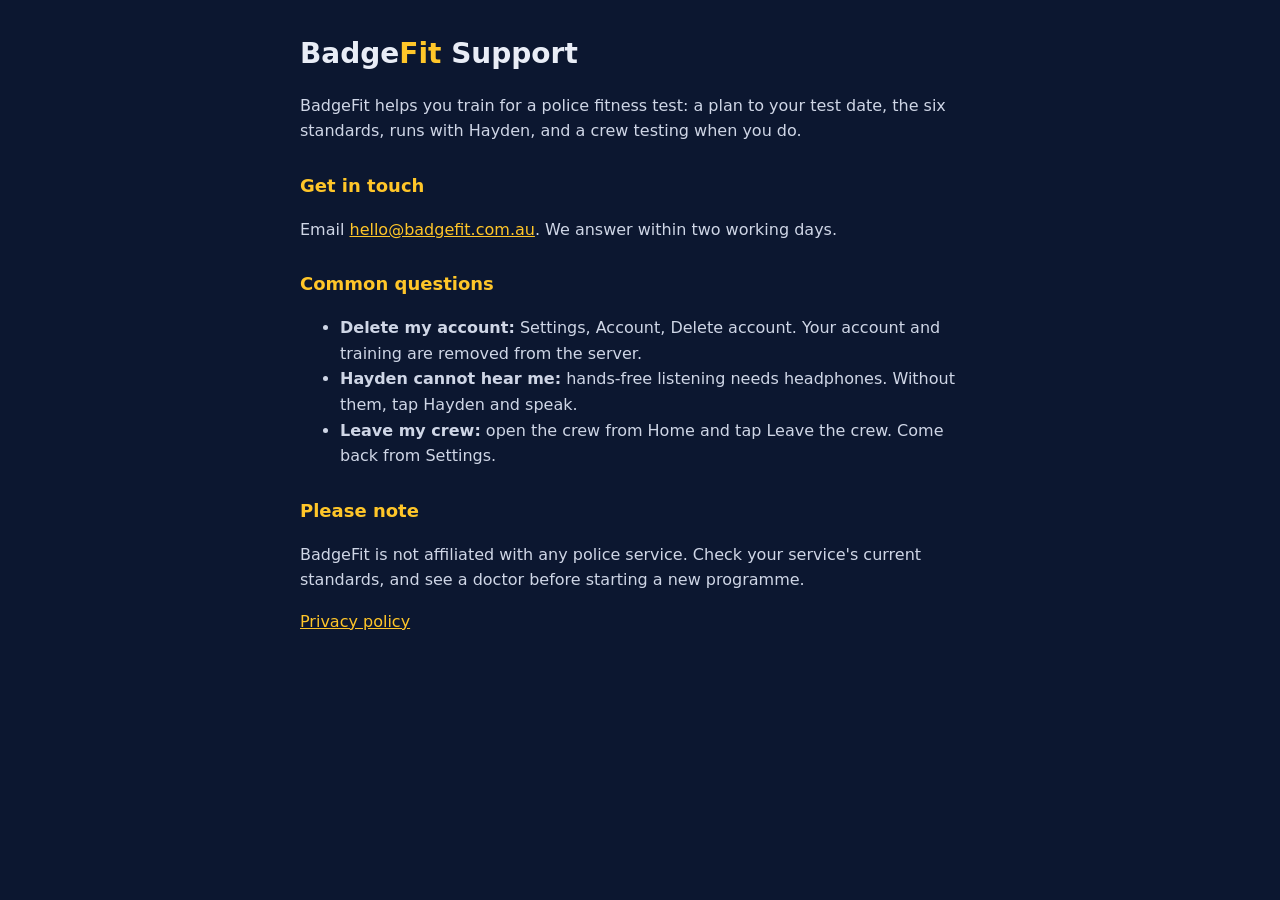
<file: badgefit-site/support.html>
<!doctype html>
<html lang="en">
<head>
<meta charset="utf-8">
<meta name="viewport" content="width=device-width, initial-scale=1">
<title>BadgeFit Support</title>
<style>
  :root { color-scheme: dark; }
  body { margin: 0; background: #0c1730; color: #e9edf6; font: 16px/1.6 -apple-system, system-ui, "Segoe UI", Roboto, sans-serif; }
  main { max-width: 680px; margin: 0 auto; padding: 32px 20px 64px; }
  h1 { font-size: 28px; margin: 0 0 4px; } h1 span { color: #ffc629; }
  h2 { font-size: 18px; margin: 28px 0 6px; color: #ffc629; }
  p, li { color: #cfd6e6; } a { color: #ffc629; }
</style>
</head>
<body>
<main>
  <h1>Badge<span>Fit</span> Support</h1>
  <p>BadgeFit helps you train for a police fitness test: a plan to your test date, the six standards, runs with Hayden, and a crew testing when you do.</p>

  <h2>Get in touch</h2>
  <p>Email <a href="mailto:hello@badgefit.com.au">hello@badgefit.com.au</a>. We answer within two working days.</p>

  <h2>Common questions</h2>
  <ul>
    <li><b>Delete my account:</b> Settings, Account, Delete account. Your account and training are removed from the server.</li>
    <li><b>Hayden cannot hear me:</b> hands-free listening needs headphones. Without them, tap Hayden and speak.</li>
    <li><b>Leave my crew:</b> open the crew from Home and tap Leave the crew. Come back from Settings.</li>
  </ul>

  <h2>Please note</h2>
  <p>BadgeFit is not affiliated with any police service. Check your service's current standards, and see a doctor before starting a new programme.</p>

  <p><a href="privacy.html">Privacy policy</a></p>
</main>
</body>
</html>
</file>
<file: badgefit-site/style.css>
:root{--navy:#0b1a36;--navy2:#13264a;--gold:#ffc629;--ink:#111;--sub:#5d6472;--bg:#f4f5f8;--card:#fff;--green:#1fa463}
*{box-sizing:border-box}html{scroll-behavior:smooth}
body{margin:0;font:16px/1.5 -apple-system,BlinkMacSystemFont,"Segoe UI",Roboto,Helvetica,Arial,sans-serif;color:var(--ink);background:var(--bg)}
a{color:inherit}
.nav{position:sticky;top:0;z-index:5;display:flex;justify-content:space-between;align-items:center;padding:12px 20px;background:rgba(11,26,54,.92);backdrop-filter:blur(10px);color:#fff}
.brand{display:flex;align-items:center;gap:8px;font-weight:900;font-size:20px;text-decoration:none}
.logo{width:30px;height:30px}
.btn{display:inline-flex;align-items:center;gap:8px;background:var(--gold);color:#111;font-weight:800;text-decoration:none;border-radius:999px;padding:14px 26px;font-size:17px;box-shadow:0 6px 18px rgba(255,198,41,.3)}
.btn.small{padding:8px 16px;font-size:14px;box-shadow:none}
.bi{width:20px;height:20px;fill:none;stroke:currentColor;stroke-width:2;stroke-linecap:round;stroke-linejoin:round}
.hero{display:grid;grid-template-columns:1.1fr .9fr;gap:40px;align-items:center;max-width:1100px;margin:0 auto;padding:56px 24px 40px}
.eyebrow{color:#b08200;font-weight:800;letter-spacing:.08em;text-transform:uppercase;font-size:13px;margin:0}
h1{font-size:clamp(36px,6vw,60px);line-height:1.05;margin:10px 0 16px;letter-spacing:-.02em}
h1 span{color:var(--navy2)}
.lead{font-size:19px;color:var(--sub);max-width:34em}
.cta{margin:22px 0 10px}
.fine{font-size:13px;color:var(--sub)}
.phone img{width:100%;max-width:300px;display:block;margin:0 auto;border-radius:34px;box-shadow:0 20px 50px rgba(11,26,54,.25);border:6px solid #0b1a36}
.tilt img{transform:rotate(2deg)}
.band{padding:56px 24px;text-align:center}
.band h2,.feat h2,.beta h2{font-size:clamp(26px,4vw,38px);margin:0 0 20px;letter-spacing:-.01em}
.grid.six{display:grid;grid-template-columns:repeat(3,1fr);gap:12px;max-width:900px;margin:0 auto}
.grid article{background:var(--card);border-radius:20px;padding:18px;box-shadow:0 2px 10px rgba(0,0,0,.04)}
.ico{width:34px;height:34px;fill:none;stroke:var(--navy2);stroke-width:1.8;stroke-linecap:round;stroke-linejoin:round}
.grid h3{margin:8px 0 2px;font-size:16px}
.mark{margin:0;font-size:24px;font-weight:900}.mark small{font-size:13px;color:var(--sub);font-weight:600}
.note{font-size:13px;color:var(--sub);margin-top:16px}.note.light{color:rgba(255,255,255,.7)}
.feat{display:grid;grid-template-columns:1fr 1fr;gap:40px;align-items:center;max-width:960px;margin:0 auto;padding:40px 24px}
.feat.rev .phone{order:2}
.feat p{font-size:18px;color:var(--sub)}
.dark{background:var(--navy);color:#fff}
.plans{display:grid;grid-template-columns:1fr 1fr;gap:16px;max-width:900px;margin:0 auto;text-align:left}
.plans article{background:var(--navy2);border-radius:22px;padding:20px}
.plans h3{margin:0 0 10px;font-size:20px}.plans h3 small{display:block;font-size:13px;color:var(--gold);font-weight:700}
.week{list-style:none;margin:0;padding:0;display:grid;gap:8px}
.week li{display:flex;align-items:center;gap:10px;background:rgba(255,255,255,.06);border-radius:14px;padding:8px 12px}
.week b{width:36px;font-size:13px;color:rgba(255,255,255,.6)}
.wi{width:20px;height:20px;fill:none;stroke:var(--gold);stroke-width:1.9;stroke-linecap:round;stroke-linejoin:round;flex:none}
.beta{text-align:center;padding:60px 24px}
.steps{list-style:none;padding:0;margin:0 auto 26px;display:flex;gap:12px;justify-content:center;flex-wrap:wrap;max-width:860px}
.steps li{background:var(--card);border-radius:18px;padding:14px 16px;display:flex;gap:10px;align-items:center;text-align:left;flex:1 1 220px}
.steps b{width:32px;height:32px;border-radius:50%;background:var(--gold);display:grid;place-items:center;flex:none}
.social{margin-top:18px;font-weight:700}
footer{background:var(--navy);color:rgba(255,255,255,.75);padding:28px 24px;font-size:13px;text-align:center}
footer b{color:#fff}
@media (max-width:760px){.hero,.feat,.plans{grid-template-columns:1fr}.feat.rev .phone{order:0}.grid.six{grid-template-columns:repeat(2,1fr)}.hero{padding-top:32px;text-align:center}.lead{margin:0 auto}.phone img{max-width:250px}}
body.links{background:var(--navy);color:#fff;min-height:100vh;display:grid;place-items:center}
.links main{width:100%;max-width:420px;padding:40px 20px;text-align:center}
.links .logo{width:72px;height:72px}
.links h1{font-size:34px;margin:8px 0 0}
.links .lead{color:rgba(255,255,255,.75);font-size:16px;margin:4px 0 22px}
.lk{display:flex;align-items:center;justify-content:center;gap:8px;background:rgba(255,255,255,.1);border-radius:16px;padding:15px;margin:10px 0;font-weight:800;text-decoration:none}
.lk.gold{background:var(--gold);color:#111}
.links .fine{color:rgba(255,255,255,.5);margin-top:20px}

.links .how{margin:22px 0 0;background:rgba(255,255,255,.08);border-radius:16px;padding:14px;font-size:15px;line-height:1.45}
.links .how p{margin:6px 0}
.links .addr{display:flex;align-items:center;justify-content:center;gap:10px;flex-wrap:wrap;font-weight:800}
.links .copy{border:0;border-radius:999px;padding:8px 14px;background:var(--gold);color:#111;font-weight:800;font-size:14px}
.links .how .fine{color:rgba(255,255,255,.75)}

/* Screenshots: fixed 390x844 proportions, never stretched (object-fit: contain). */
.phone{width:100%;max-width:300px;margin:0 auto}
.phone img{display:block;width:100%;height:auto;aspect-ratio:390/844;object-fit:contain;border-radius:34px;box-shadow:0 20px 50px rgba(11,26,54,.25);border:6px solid #0b1a36;background:#f2f2f7}
.tilt img{transform:rotate(2deg)}
@media (max-width:760px){.phone{max-width:250px}}

/* Feature cards: one vector symbol each, no screenshot. */
.feat .sym{display:grid;place-items:center;aspect-ratio:1;max-width:300px;width:100%;margin:0 auto;border-radius:44px;background:linear-gradient(160deg,#13264a,#0b1a36);box-shadow:0 20px 50px rgba(11,26,54,.22)}
.sym-i{width:38%;height:38%;fill:none;stroke:#ffc629;stroke-width:1.35;stroke-linecap:round;stroke-linejoin:round}
.feat.rev .sym{order:2}

/* Social row: matching 24px brand marks, one colour. */
.socials{display:flex;justify-content:center;gap:12px;flex-wrap:wrap;margin:0 0 10px}
.soc{display:grid;place-items:center;width:44px;height:44px;border-radius:50%;background:rgba(255,255,255,.1);color:#fff;text-decoration:none}
.soc:hover,.soc:focus-visible{background:#ffc629;color:#0b1a36}
.soc.soon{opacity:.35;cursor:default}
.soc-i{width:20px;height:20px;fill:currentColor}
.sitelink{margin:6px 0 14px;font-weight:800}
.sitelink a{color:#ffc629}
footer .socials .soc{background:rgba(255,255,255,.12)}
.links .socials{margin-top:18px}
.links .logo.big{width:72px;height:72px}

/* Beta test: QR code for a scan from another device (the phone camera opens the TestFlight link). */
.qr{display:flex;flex-direction:column;align-items:center;gap:6px;margin:18px auto}
.qr img{width:180px;height:180px;background:#fff;border-radius:16px;padding:8px;box-sizing:content-box}
.links .qr img{width:160px;height:160px}
.links .qr .fine{color:rgba(255,255,255,.7)}

/* Standards beside the ready ring screenshot. */
.pair{display:grid;grid-template-columns:minmax(0,.8fr) minmax(0,1.2fr);gap:40px;align-items:center;max-width:1000px;margin:0 auto;text-align:left}
.pair-text h2{text-align:left}
.pair .grid.six{grid-template-columns:repeat(2,1fr);margin:0}
.pair .phone{max-width:280px;margin:0}
@media (max-width:760px){.pair{grid-template-columns:1fr;gap:24px;text-align:center}.pair-text h2{text-align:center}.pair .phone{margin:0 auto}.pair .grid.six{grid-template-columns:repeat(2,1fr)}}

/* Plans always side by side, even on a phone. */
.plans{grid-template-columns:1fr 1fr!important;gap:12px!important}
.plans article{padding:14px!important}
.plans h3{font-size:16px!important}
.plans .week li{padding:6px 8px!important;gap:6px!important}
.plans .week b{width:auto!important;font-size:11px!important}
.plans .week span{font-size:13px}
.plans .week .wi{display:none}

/* Guest, Free, Prep Pass (after the beta). */
.banner{display:inline-block;background:#fff3c4;color:#7a5b00;border-radius:999px;padding:14px 26px;font-weight:800;font-size:clamp(17px,4.6vw,21px);line-height:1.35;margin:0 0 26px;max-width:100%;box-sizing:border-box}
.tiers{display:grid;grid-template-columns:repeat(3,1fr);gap:16px;max-width:1000px;margin:0 auto;text-align:left;align-items:stretch}
.tier-card{position:relative;background:var(--card);border-radius:24px;padding:24px;box-shadow:0 2px 12px rgba(0,0,0,.05);display:flex;flex-direction:column}
.tier-card.best{box-shadow:0 0 0 3px var(--gold),0 14px 34px rgba(11,26,54,.12)}
.tier-card h3{margin:0;font-size:22px}
.tc-sub{margin:2px 0 14px;color:var(--sub);font-size:14px}
.tc-list{list-style:none;margin:0 0 18px;padding:0;display:grid;gap:9px;flex:1}
.tc-list li{display:flex;gap:10px;align-items:flex-start;font-size:15px}
.tc-i{width:20px;height:20px;flex:none;fill:none;stroke:var(--green);stroke-width:2;stroke-linecap:round;stroke-linejoin:round;margin-top:1px}
.best .tc-i{stroke:#b08200}
.tc-price{margin:0;font-size:28px;font-weight:900}.tc-price small{font-size:14px;color:var(--sub);font-weight:700}
.tc-alt{margin:2px 0 0;font-size:13px;color:var(--sub)}
.tc-tag{position:absolute;top:-12px;right:20px;background:var(--green);color:#fff;border-radius:999px;padding:3px 10px;font-size:12px;font-weight:800;text-transform:uppercase;letter-spacing:.04em}
@media (max-width:760px){.tiers{grid-template-columns:1fr;max-width:420px}}

/* The two plans as one comparison table. */
.cmp{width:100%;max-width:820px;margin:0 auto;border-collapse:collapse;text-align:left;background:var(--navy2);border-radius:22px;overflow:hidden}
.cmp thead th{padding:18px 16px 14px;font-size:18px;vertical-align:bottom}
.cmp thead th small{display:block;font-size:12px;color:var(--gold);font-weight:700;margin-top:2px}
.cmp tbody th{width:64px;padding:12px 0 12px 16px;font-size:13px;color:rgba(255,255,255,.55);font-weight:700}
.cmp td{padding:12px 16px;font-size:15px;line-height:1.3;color:#fff}
.cmp tbody tr{border-top:1px solid rgba(255,255,255,.08)}
.cmp td:nth-child(3){background:rgba(255,198,41,.06)}
@media (max-width:760px){.cmp thead th{padding:14px 10px 10px;font-size:15px}.cmp tbody th{width:44px;padding:10px 0 10px 12px;font-size:12px}.cmp td{padding:10px;font-size:13.5px}}

.tc-i{color:var(--green)}.best .tc-i{color:#b08200}
.tc-list{align-content:start}

/* Plans table: easy to scan, minimal type. */
.cmp thead th{font-size:17px;font-weight:800;letter-spacing:-.01em}
.cmp thead th small{font-size:12px;font-weight:600;letter-spacing:0}
.cmp tbody th{font-size:12px;text-transform:uppercase;letter-spacing:.05em;color:rgba(255,255,255,.5)}
.cmp td{font-size:15px;font-weight:500;white-space:nowrap}
.dot{display:inline-block;width:8px;height:8px;border-radius:50%;margin-right:9px;vertical-align:1px}
.dot.g{background:var(--gold)}.dot.r{background:#34c759}.dot.x{background:rgba(255,255,255,.3)}
.legend{display:flex;justify-content:center;gap:18px;margin:14px 0 0;font-size:13px;color:rgba(255,255,255,.7)}
.legend .dot{margin-right:6px}
#plans .note.light{max-width:32em;margin:12px auto 0}
@media (max-width:760px){
  #plans h2{font-size:26px}
  .cmp thead th{padding:14px 8px 10px;font-size:15px}
  .cmp thead th small{font-size:11px}
  .cmp tbody th{width:40px;padding:11px 0 11px 12px;font-size:11px}
  .cmp td{padding:11px 8px;font-size:13.5px;white-space:normal}
  .dot{margin-right:6px}
}

/* Hayden's journey, guest to gold badge. */
.hayden .sub{max-width:34em;margin:0 auto 18px;color:var(--sub);font-size:17px}
.journey{display:block;width:100%;max-width:900px;height:auto;aspect-ratio:1000/241;object-fit:contain;margin:0 auto}
.hero .phone{max-width:290px}
ol.journey{list-style:none;padding:0;margin:0 auto;display:flex;justify-content:center;gap:8px;max-width:900px;aspect-ratio:auto}
ol.journey li{flex:1;display:flex;flex-direction:column;align-items:center;position:relative}
ol.journey li+li::before{content:'';position:absolute;left:-14px;top:70px;width:20px;height:2px;background:#c8ccd6}
.jb{display:block;width:150px;height:150px}.jb svg{width:100%;height:100%}
ol.journey b{font-size:18px;margin-top:4px}ol.journey small{font-size:14px;color:var(--sub)}
@media (max-width:760px){ol.journey{flex-wrap:wrap;gap:18px 0}ol.journey li{flex:0 0 50%}ol.journey li+li::before{display:none}.jb{width:120px;height:120px}}

/* Links page (links.html): one phone screen. Logo and tagline, two buttons, three icons. */
body.lp{margin:0;min-height:100vh;min-height:100dvh;background:radial-gradient(90% 60% at 50% 0%,#1d3566 0%,#0b1a36 55%,#060f20 100%);color:#fff;overflow-x:hidden;position:relative}
.lp-hb{position:fixed;right:-50px;bottom:-70px;width:min(52vw,250px);opacity:.13;pointer-events:none;transform:rotate(-8deg);z-index:0}
.lp-hb svg{width:100%;height:auto;display:block}
.lp-main{position:relative;z-index:1;min-height:100vh;min-height:100dvh;box-sizing:border-box;max-width:420px;margin:0 auto;padding:max(24px,env(safe-area-inset-top)) 24px max(20px,env(safe-area-inset-bottom));display:flex;flex-direction:column;justify-content:center;gap:34px;text-align:center}
.lp-hero{display:flex;flex-direction:column;align-items:center}
.lp-logo{width:84px;height:84px;filter:drop-shadow(0 8px 24px rgba(255,198,41,.25))}
.lp-hero h1{margin:14px 0 4px;font-size:38px;font-weight:900;letter-spacing:-.02em}
.lp-hero p{margin:0;font-size:16px;color:rgba(255,255,255,.72)}
.lp-btns{display:grid;gap:12px}
.lp-btn{display:flex;align-items:center;justify-content:center;gap:10px;height:58px;border-radius:18px;font-size:17px;font-weight:800;text-decoration:none;color:#fff;background:rgba(255,255,255,.08);border:1px solid rgba(255,255,255,.14);backdrop-filter:blur(8px);-webkit-backdrop-filter:blur(8px);transition:transform .15s ease,background .15s ease}
.lp-btn.gold{background:#ffc629;color:#111;border-color:#ffc629;box-shadow:0 10px 28px rgba(255,198,41,.28)}
.lp-btn:active{transform:scale(.98)}
.lp-btn .bi{width:20px;height:20px;fill:none;stroke:currentColor;stroke-width:2;stroke-linecap:round;stroke-linejoin:round}
.lp-soc{display:flex;justify-content:center;gap:18px}
.lp-soc a{display:grid;place-items:center;width:52px;height:52px;border-radius:50%;background:rgba(255,255,255,.08);border:1px solid rgba(255,255,255,.14);color:#fff}
.lp-soc a:active{background:#ffc629;color:#0b1a36}
.lp-soc svg{width:22px;height:22px;fill:currentColor}
.lp-fine{margin:0;font-size:11px;color:rgba(255,255,255,.38)}

/* What's inside: six short lines, icon first (19 Nov 2026). */
#inside .sub{max-width:34em;margin:0 auto 20px;color:var(--sub);font-size:17px;text-align:center}
.inside{display:grid;grid-template-columns:repeat(3,1fr);gap:12px;max-width:900px;margin:0 auto}
.inside article{display:flex;gap:12px;align-items:flex-start;background:var(--card);border-radius:20px;padding:16px;box-shadow:0 2px 10px rgba(0,0,0,.04);text-align:left}
.inside article>svg{flex:none;width:36px;height:36px;padding:7px;border-radius:12px;background:#fff4d1;color:#8a6400;fill:none;stroke:currentColor;stroke-width:2;stroke-linecap:round;stroke-linejoin:round;box-sizing:border-box}
.inside h3{margin:2px 0 3px;font-size:16px}
.inside p{margin:0;font-size:14px;color:var(--sub);line-height:1.4}
@media (max-width:760px){.inside{grid-template-columns:1fr}}
</file>
